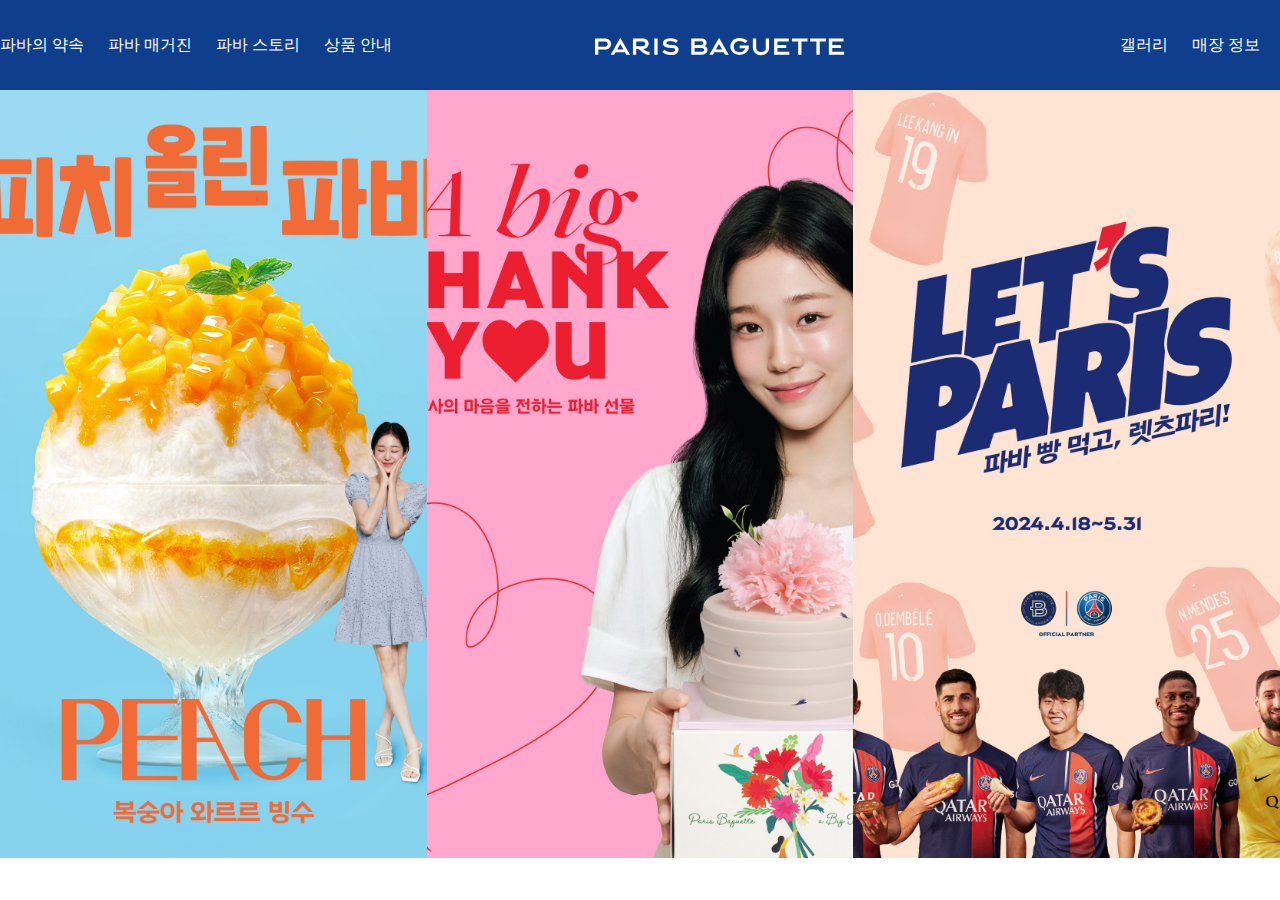
<file: header.html>
<!DOCTYPE html>
<html lang="ko">
<head>
    <meta charset="UTF-8">
    <meta name="viewport" content="width=device-width, initial-scale=1.0">
    <title>파리바게뜨 헤더</title>
    <link rel="stylesheet" href="css/header.css" />
</head>
<body>
    <div class="wrap">
        <header class="header">
            <div class="inner">
                <h1 class="logo">
                    <a href="#">
                        <img src="img/logo.svg" alt="logo" />
                    </a>
                </h1><!-- .logo end -->

                <nav class="nav">
                    <ul class="nav_left">
                        <li><a href="#">파바의 약속</a></li>
                        <li><a href="#">파바 매거진</a></li>
                        <li><a href="#">파바 스토리</a></li>
                        <li><a href="#">상품 안내</a></li>
                    </ul><!-- .nav_left end -->

                    <ul class="nav_right">
                        <li><a href="#">갤러리</a></li>
                        <li><a href="#">매장 정보</a></li>
                        <li><a href="#">주문 정보</a></li>
                        <li><a href="#">프로모션</a></li>
                    </ul><!-- .nav_right end -->
                </nav><!-- .nav end -->

            </div><!-- .inner end -->
        </header><!-- .header end -->

        <main class="main">
            <section class="main_visual">
                <figure>
                    <img src="img/1-1.jpg" alt="1-1" />
                </figure>
                <figure>
                    <img src="img/1-2.jpg" alt="1-2" />
                </figure>
                <figure>
                    <img src="img/1-3.jpg" alt="1-3" />
                </figure>
            </section><!-- .main_visual end -->
        </main><!-- .main end -->

    </div><!-- .wrap end -->
</body>
</html>
</file>
<file: css/header.css>
@charset "utf-8";

* {
    margin: 0;
    padding: 0;
}

li {
    list-style: none;
}

a {
    text-decoration: none;
    color: inherit;
}

body {
    line-height: 1;
    color: #333;
}

.header {
    height: 90px;
    background-color: #0f3f8c;
    position: fixed;
    top: 0;
    left: 0;
    right: 0;
    bottom: 0;
}
.header .inner {
    width: 1440px;
    height: 100%;
    margin: 0 auto;
    position: relative;
}
.header .inner .logo {
    position: absolute;
    top: 50%;
    left: 50%;
    transform: translate(-50%, -50%);
}
.header .inner .nav {
    display: flex;
    justify-content: space-between;
}
.header .inner .nav ul li {
    display: inline-block;
    color: #FFF;
    line-height: 90px;
}
.header .inner .nav ul.nav_left li {
    margin-right: 20px;
}
.header .inner .nav ul.nav_right li {
    margin-left: 20px;
}


.main_visual {
    height: 768px;
    display: flex;
    margin-top: 90px;
}
.main_visual figure {
    width: 640px;
    height: 100%;
}
.main_visual figure img {
    width: 100%;
    height: 100%;
    object-fit: cover;
}
</file>
